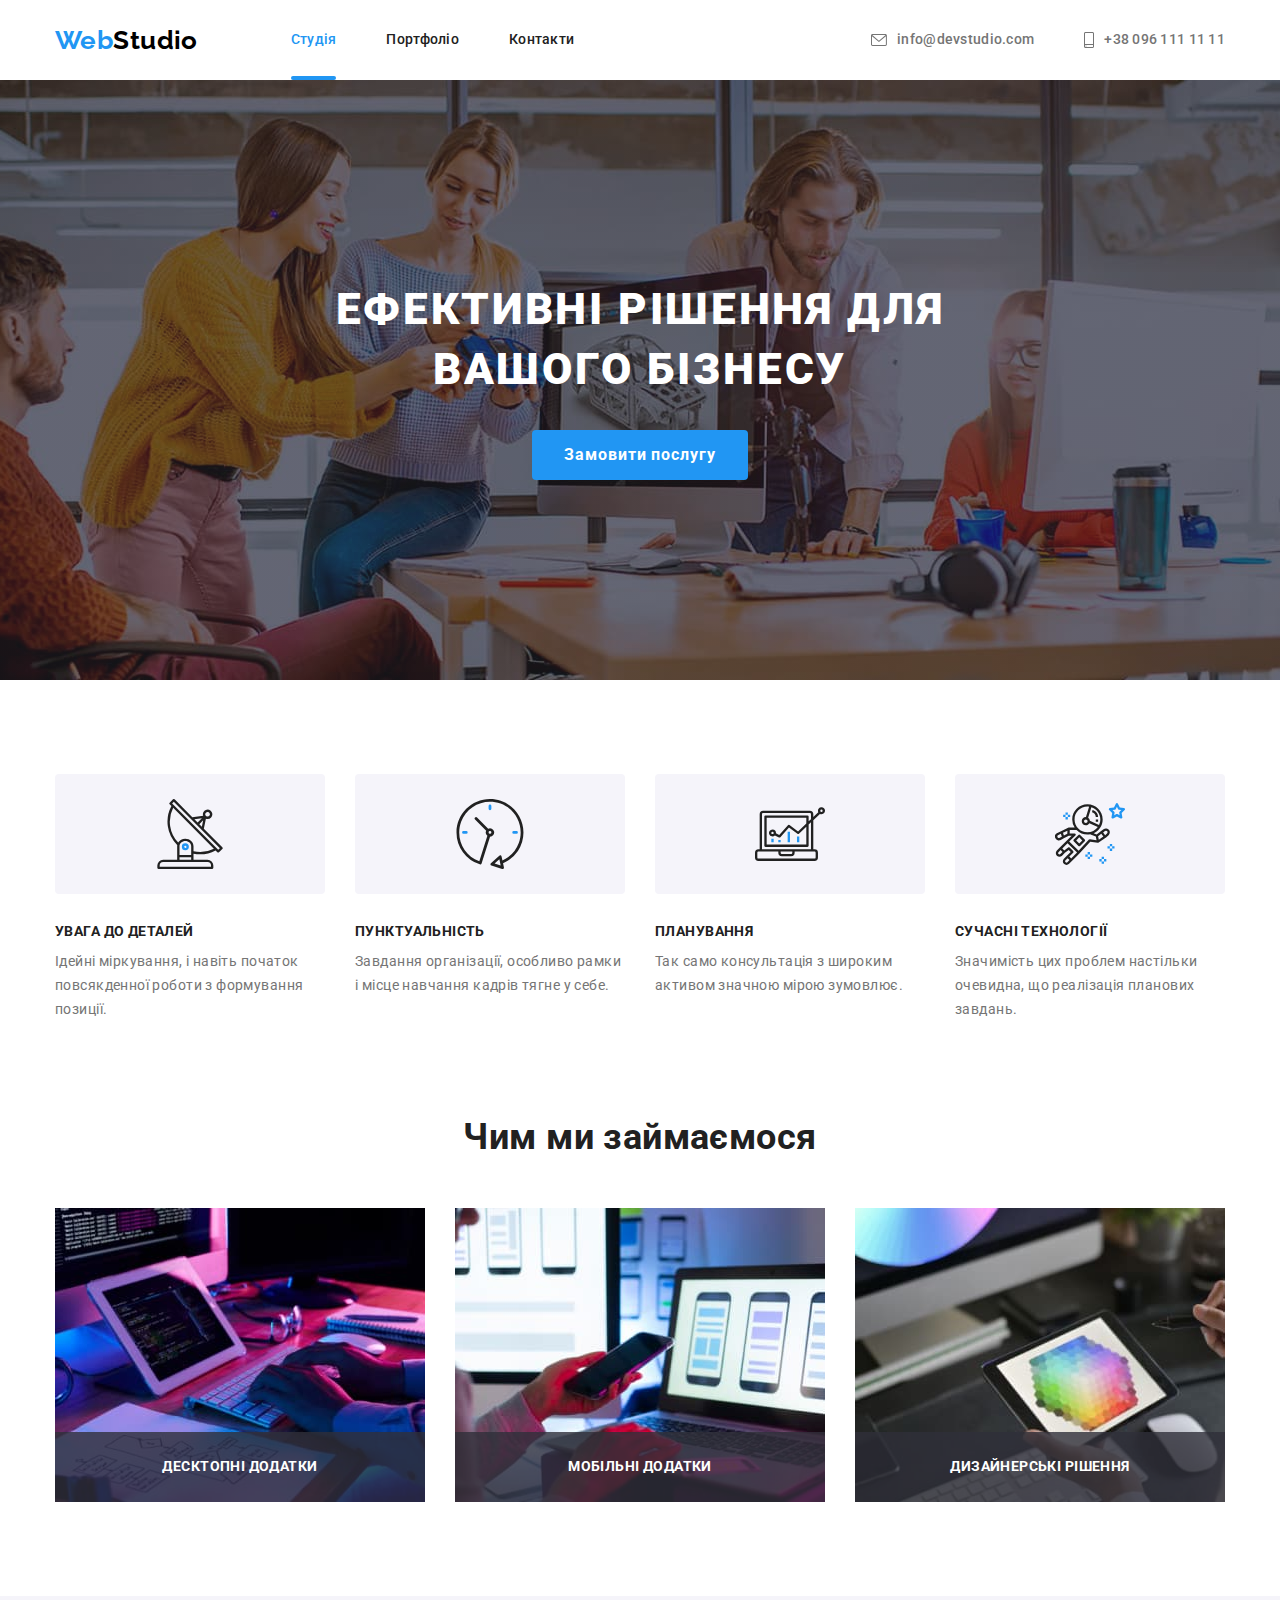
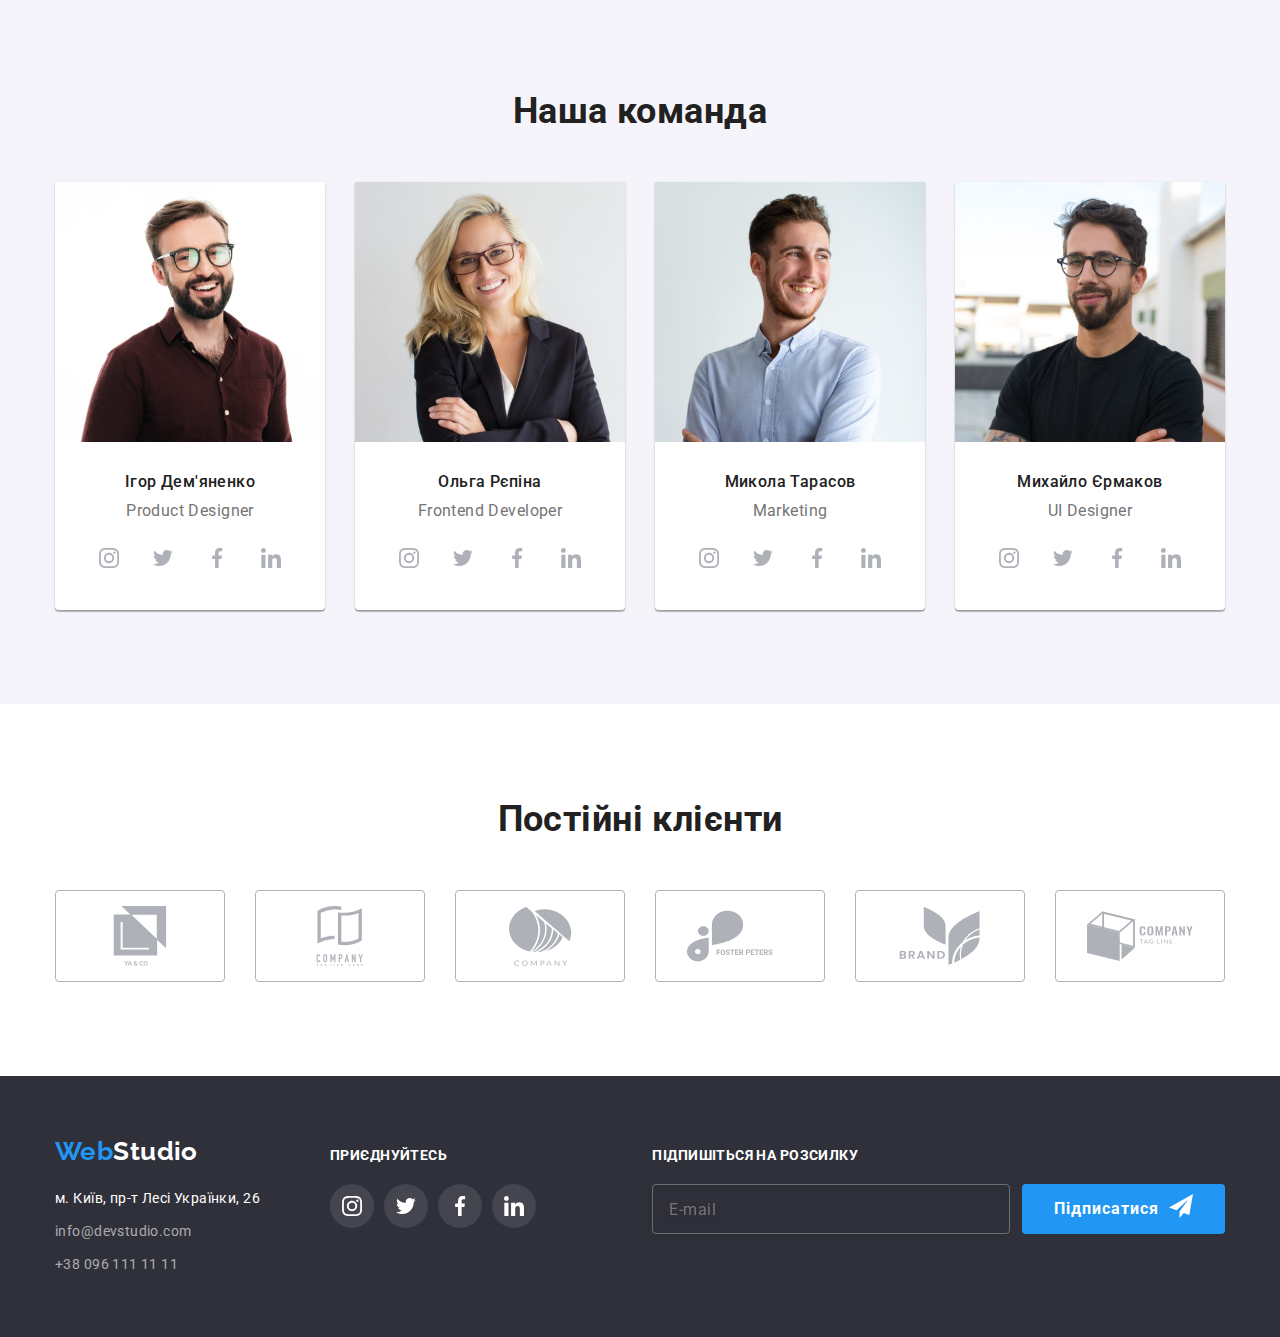
<file: index.html>
<!DOCTYPE html>
<html lang="uk">
  <head>
    <meta charset="UTF-8" />
    <meta http-equiv="X-UA-Compatible" content="IE=edge" />
    <meta name="viewport" content="width=device-width, initial-scale=1.0" />
    <title>WebStudio</title>
    <link
      rel="stylesheet"
      href="https://fonts.googleapis.com/css2?family=Raleway:wght@700&family=Roboto:wght@400;500;700;900&display=swap"
      rel="stylesheet"
    />
    <link
      rel="stylesheet"
      href="https://cdnjs.cloudflare.com/ajax/libs/modern-normalize/1.1.0/modern-normalize.min.css"
    />
    <link rel="stylesheet" href="./css/styles.css" />
  </head>
  <body>
    <header>
      <div class="container header-line">
        <a class="link" href="./index.html" lang="en">
          <span class="logo">Web</span><span class="logo-studioheader">Studio</span></a
        >
        <nav class="nav-site">
          <ul class="nav-list list">
            <li class="nav-list-item">
              <a href="./index.html" class="nav-link link current">Студія</a>
            </li>
            <li class="nav-list-item">
              <a href="./portfolio.html" class="nav-link link">Портфоліо</a>
            </li>
            <li class="nav-list-item"><a href="#" class="nav-link link">Контакти</a></li>
          </ul>
        </nav>

        <ul class="contacts list">
          <li class="item">
            <a href="mailto:info@devstudio.com" class="mail link">
              <svg class="mail-icon" width="16" height="12">
                <use href="./images/icons.svg#icon-post"></use>
              </svg>
              info@devstudio.com</a
            >
          </li>
          <li class="item">
            <a href="tel:+380961111111" class="tel link">
              <svg class="tel-icon" width="10" height="16">
                <use href="./images/icons.svg#icon-phone"></use>
              </svg>
              +38 096 111 11 11</a
            >
          </li>
        </ul>
      </div>
    </header>

    <main>
      <!-- Hero -->
      <section class="hero overlay">
        <div class="container">
          <h1 class="hero-title">Ефективні рішення для вашого бізнесу</h1>

          <button class="hero-btn" type="button" data-modal-open>Замовити послугу</button>
        </div>
      </section>

      <!-- Наші переваги -->
      <section class="features section">
        <div class="container">
          <h2 class="visually-hidden">Наші переваги</h2>
          <ul class="features-list list">
            <li class="features-item">
              <div class="features-box">
                <svg class="features-icon" width="70" height="70">
                  <use href="./images/icons.svg#icon-antenna"></use>
                </svg>
              </div>
              <h3 class="features-title">Увага до деталей</h3>
              <p class="features-text">
                Ідейні міркування, і навіть початок повсякденної роботи з формування позиції.
              </p>
            </li>
            <li class="features-item">
              <div class="features-box">
                <svg class="features-icon" width="70" height="70">
                  <use href="./images/icons.svg#icon-clock"></use>
                </svg>
              </div>
              <h3 class="features-title">Пунктуальність</h3>
              <p class="features-text">
                Завдання організації, особливо рамки і місце навчання кадрів тягне у себе.
              </p>
            </li>
            <li class="features-item">
              <div class="features-box">
                <svg class="features-icon" width="70" height="70">
                  <use href="./images/icons.svg#icon-laptop"></use>
                </svg>
              </div>
              <h3 class="features-title">Планування</h3>
              <p class="features-text">
                Так само консультація з широким активом значною мірою зумовлює.
              </p>
            </li>
            <li class="features-item">
              <div class="features-box">
                <svg class="features-icon" width="70" height="70">
                  <use href="./images/icons.svg#icon-astronaut"></use>
                </svg>
              </div>
              <h3 class="features-title">Сучасні технології</h3>
              <p class="features-text">
                Значимість цих проблем настільки очевидна, що реалізація планових завдань.
              </p>
            </li>
          </ul>
        </div>
      </section>

      <!-- Чим ми займаємося -->
      <section class="work section">
        <div class="container">
          <h2 class="title">Чим ми займаємося</h2>
          <ul class="work-list list">
            <li class="work-item">
              <img src="./images/site.jpg" alt="Створюємо сайти" width="370" height="294" />
              <p class="work-list-text">Десктопні додатки</p>
            </li>

            <li class="work-item">
              <img src="./images/app.jpg" alt="Створюємо додатки" width="370" height="294" />
              <p class="work-list-text">Мобільні додатки</p>
            </li>

            <li class="work-item">
              <img
                src="./images/color.jpg"
                alt="Підбираємо найкращий колір"
                width="370"
                height="294"
              />
              <p class="work-list-text">Дизайнерські рішення</p>
            </li>
          </ul>
        </div>
      </section>

      <!-- Команда -->
      <section class="team section">
        <div class="container">
          <h2 class="title">Наша команда</h2>
          <ul class="team-list list">
            <li class="team-card">
              <img src="./images/product-designer.jpg" alt="Дизайнер" width="270" height="260" />
              <div class="card">
                <h3 class="team-name">Ігор Дем'яненко</h3>
                <p class="team-job" lang="en">Product Designer</p>
                <ul class="team-soc-list list">
                  <li class="team-soc-item">
                    <a href="" class="team-soc-link link">
                      <svg class="team-soc-icon" width="20" height="20">
                        <use href="./images/icons.svg#icon-instagram"></use>
                      </svg>
                    </a>
                  </li>
                  <li class="team-soc-item">
                    <a href="" class="team-soc-link link">
                      <svg class="team-soc-icon" width="20" height="20">
                        <use href="./images/icons.svg#icon-twitter"></use>
                      </svg>
                    </a>
                  </li>
                  <li class="team-soc-item">
                    <a href="" class="team-soc-link link">
                      <svg class="team-soc-icon" width="20" height="20">
                        <use href="./images/icons.svg#icon-facebook"></use>
                      </svg>
                    </a>
                  </li>
                  <li class="team-soc-item">
                    <a href="" class="team-soc-link link">
                      <svg class="team-soc-icon" width="20" height="20">
                        <use href="./images/icons.svg#icon-linkedin"></use>
                      </svg>
                    </a>
                  </li>
                </ul>
              </div>
            </li>
            <li class="team-card">
              <img src="./images/frontend.jpg" alt="Фронтенд-розробник" width="270" height="260" />
              <div class="card">
                <h3 class="team-name">Ольга Рєпіна</h3>
                <p class="team-job" lang="en">Frontend Developer</p>
                <ul class="team-soc-list list">
                  <li class="team-soc-item">
                    <a href="" class="team-soc-link link">
                      <svg class="team-soc-icon" width="20" height="20">
                        <use href="./images/icons.svg#icon-instagram"></use>
                      </svg>
                    </a>
                  </li>
                  <li class="team-soc-item">
                    <a href="" class="team-soc-link link">
                      <svg class="team-soc-icon" width="20" height="20">
                        <use href="./images/icons.svg#icon-twitter"></use>
                      </svg>
                    </a>
                  </li>
                  <li class="team-soc-item">
                    <a href="" class="team-soc-link link">
                      <svg class="team-soc-icon" width="20" height="20">
                        <use href="./images/icons.svg#icon-facebook"></use>
                      </svg>
                    </a>
                  </li>
                  <li class="team-soc-item">
                    <a href="" class="team-soc-link link">
                      <svg class="team-soc-icon" width="20" height="20">
                        <use href="./images/icons.svg#icon-linkedin"></use>
                      </svg>
                    </a>
                  </li>
                </ul>
              </div>
            </li>
            <li class="team-card">
              <img src="./images/marketing.jpg" alt="Маркетолог" width="270" height="260" />
              <div class="card">
                <h3 class="team-name">Микола Тарасов</h3>
                <p class="team-job" lang="en">Marketing</p>
                <ul class="team-soc-list list">
                  <li class="team-soc-item">
                    <a href="" class="team-soc-link link">
                      <svg class="team-soc-icon" width="20" height="20">
                        <use href="./images/icons.svg#icon-instagram"></use>
                      </svg>
                    </a>
                  </li>
                  <li class="team-soc-item">
                    <a href="" class="team-soc-link link">
                      <svg class="team-soc-icon" width="20" height="20">
                        <use href="./images/icons.svg#icon-twitter"></use>
                      </svg>
                    </a>
                  </li>
                  <li class="team-soc-item">
                    <a href="" class="team-soc-link link">
                      <svg class="team-soc-icon" width="20" height="20">
                        <use href="./images/icons.svg#icon-facebook"></use>
                      </svg>
                    </a>
                  </li>
                  <li class="team-soc-item">
                    <a href="" class="team-soc-link link">
                      <svg class="team-soc-icon" width="20" height="20">
                        <use href="./images/icons.svg#icon-linkedin"></use>
                      </svg>
                    </a>
                  </li>
                </ul>
              </div>
            </li>
            <li class="team-card">
              <img
                src="./images/ui-designer.jpg"
                alt="Дизайнер інтерфейсу"
                width="270"
                height="260"
              />
              <div class="card">
                <h3 class="team-name">Михайло Єрмаков</h3>
                <p class="team-job" lang="en">UI Designer</p>
                <ul class="team-soc-list list">
                  <li class="team-soc-item">
                    <a href="" class="team-soc-link link">
                      <svg class="team-soc-icon" width="20" height="20">
                        <use href="./images/icons.svg#icon-instagram"></use>
                      </svg>
                    </a>
                  </li>
                  <li class="team-soc-item">
                    <a href="" class="team-soc-link link">
                      <svg class="team-soc-icon" width="20" height="20">
                        <use href="./images/icons.svg#icon-twitter"></use>
                      </svg>
                    </a>
                  </li>
                  <li class="team-soc-item">
                    <a href="" class="team-soc-link link">
                      <svg class="team-soc-icon" width="20" height="20">
                        <use href="./images/icons.svg#icon-facebook"></use>
                      </svg>
                    </a>
                  </li>
                  <li class="team-soc-item">
                    <a href="" class="team-soc-link link">
                      <svg class="team-soc-icon" width="20" height="20">
                        <use href="./images/icons.svg#icon-linkedin"></use>
                      </svg>
                    </a>
                  </li>
                </ul>
              </div>
            </li>
          </ul>
        </div>
      </section>

      <section class="clients section">
        <div class="container">
          <h2 class="title">Постійні клієнти</h2>
          <ul class="clients-list list">
            <li class="clients-item">
              <a href="" class="clients-link link">
                <svg class="clients-icon" width="106" height="60">
                  <use href="./images/icons.svg#icon-ya"></use>
                </svg>
              </a>
            </li>
            <li class="clients-item">
              <a href="" class="clients-link link">
                <svg class="clients-icon" width="106" height="60">
                  <use href="./images/icons.svg#icon-tagline"></use>
                </svg>
              </a>
            </li>
            <li class="clients-item">
              <a href="" class="clients-link link">
                <svg class="clients-icon" width="106" height="60">
                  <use href="./images/icons.svg#icon-company"></use>
                </svg>
              </a>
            </li>
            <li class="clients-item">
              <a href="" class="clients-link link">
                <svg class="clients-icon" width="106" height="60">
                  <use href="./images/icons.svg#icon-foster"></use>
                </svg>
              </a>
            </li>
            <li class="clients-item">
              <a href="" class="clients-link link">
                <svg class="clients-icon" width="106" height="60">
                  <use href="./images/icons.svg#icon-brand"></use>
                </svg>
              </a>
            </li>
            <li class="clients-item">
              <a href="" class="clients-link link">
                <svg class="clients-icon" width="106" height="60">
                  <use href="./images/icons.svg#icon-tag"></use>
                </svg>
              </a>
            </li>
          </ul>
        </div>
      </section>
    </main>

    <footer class="footer">
      <div class="container footer-cotainer">
        <div>
          <a class="footer-logo link" href="./index.html" lang="en">
            <span class="logo">Web</span><span class="logo-studiofooter">Studio</span>
          </a>

          <address class="address">
            <ul class="list">
              <li class="address-item">
                <a
                  class="google link"
                  href="https://goo.gl/maps/4ZTm1igQ9A5BLG9d9"
                  target="_blank"
                  rel="noopener noreferrer nofollow"
                  >м. Київ, пр-т Лесі Українки, 26</a
                >
              </li>
              <li class="address-item">
                <a class="mail-address link" href="mailto:info@devstudio.com">info@devstudio.com</a>
              </li>
              <li class="address-item">
                <a class="tel-address link" href="tel:+380961111111">+38 096 111 11 11</a>
              </li>
            </ul>
          </address>
        </div>

        <div class="subscribe-wrap">
          <p class="subscribe">Приєднуйтесь</p>
          <ul class="footer-soc-list list">
            <li class="footer-soc-item">
              <a href="" class="footer-soc-link link">
                <svg class="footer-soc-icon" width="20" height="20">
                  <use href="./images/icons.svg#icon-instagram"></use>
                </svg>
              </a>
            </li>
            <li class="footer-soc-item">
              <a href="" class="footer-soc-link link">
                <svg class="footer-soc-icon" width="20" height="20">
                  <use href="./images/icons.svg#icon-twitter"></use>
                </svg>
              </a>
            </li>
            <li class="footer-soc-item">
              <a href="" class="footer-soc-link link">
                <svg class="footer-soc-icon" width="20" height="20">
                  <use href="./images/icons.svg#icon-facebook"></use>
                </svg>
              </a>
            </li>
            <li class="footer-soc-item">
              <a href="" class="footer-soc-link link">
                <svg class="footer-soc-icon" width="20" height="20">
                  <use href="./images/icons.svg#icon-linkedin"></use>
                </svg>
              </a>
            </li>
          </ul>
        </div>

        <div class="send">
          <p class="subscribe">Підпишіться на розсилку</p>

          <form class="send-wrap">
            <label for="input-footer"></label>
            <input
              type="email"
              class="input-footer"
              placeholder="E-mail"
              name="email"
              id="input-footer"
            />

            <button type="submit" class="button-subscribe">
              Підписатися
              <svg class="send-icon" width="24" height="24">
                <use href="./images/icons.svg#icon-send"></use>
              </svg>
            </button>
          </form>
        </div>
      </div>
    </footer>

    <div class="backdrop is-hidden" data-modal>
      <div class="modal">
        <button type="button" class="modal-close" data-modal-close>
          <svg class="modal-close-icon" width="18" height="18">
            <use href="./images/icons.svg#icon-close"></use>
          </svg>
        </button>
        <p class="modal-title">Залиште свої дані, ми вам передзвонимо</p>
        <form class="modal-form">
          <div class="modal-field">
            <label for="user-name" class="input-label">Ім'я</label>
            <div class="input-wrap">
              <input
                type="text"
                name="user-name"
                class="modal-input"
                placeholder=" "
                required
                id="user-name"
              />

              <svg class="modal-input-icon" width="18" height="18">
                <use href="./images/icons.svg#icon-input-person"></use>
              </svg>
            </div>
          </div>

          <div class="modal-field">
            <label for="user-tel" class="input-label">Телефон</label>
            <div class="input-wrap">
              <input
                type="tel"
                name="user-tel"
                class="modal-input"
                placeholder=" "
                required
                id="user-tel"
              />

              <svg class="modal-input-icon" width="18" height="18">
                <use href="./images/icons.svg#icon-input-phone"></use>
              </svg>
            </div>
          </div>

          <div class="modal-field">
            <label for="user-email" class="input-label">Пошта</label>
            <div class="input-wrap">
              <input
                type="email"
                name="user-email"
                class="modal-input"
                placeholder=" "
                id="user-email"
              />

              <svg class="modal-input-icon" width="18" height="18">
                <use href="./images/icons.svg#icon-input-email"></use>
              </svg>
            </div>
          </div>

          <div class="modal-field-textarea">
            <label for="user-comment" class="input-label">Коментар</label>
            <textarea
              name="user-comment"
              id="user-comment"
              class="modal-comment"
              placeholder="Введіть текст"
            ></textarea>
          </div>

          <input
            class="checkbox-input visually-hidden"
            type="checkbox"
            name="mailing"
            id="mailing"
          />
          <label for="mailing" class="checkbox-text">
            <span>
              <svg class="checkbox-icon" width="16" height="15">
                <use href="./images/icons.svg#icon-vector"></use>
              </svg>
            </span>
            Погоджуюся з розсилкою та приймаю
            <a class="contract link" href="">Умови договору</a></label
          >

          <button type="submit" class="button-submit">Відправити</button>
        </form>
      </div>
    </div>
    <script src="./js/modal.js"></script>
  </body>
</html>
</file>
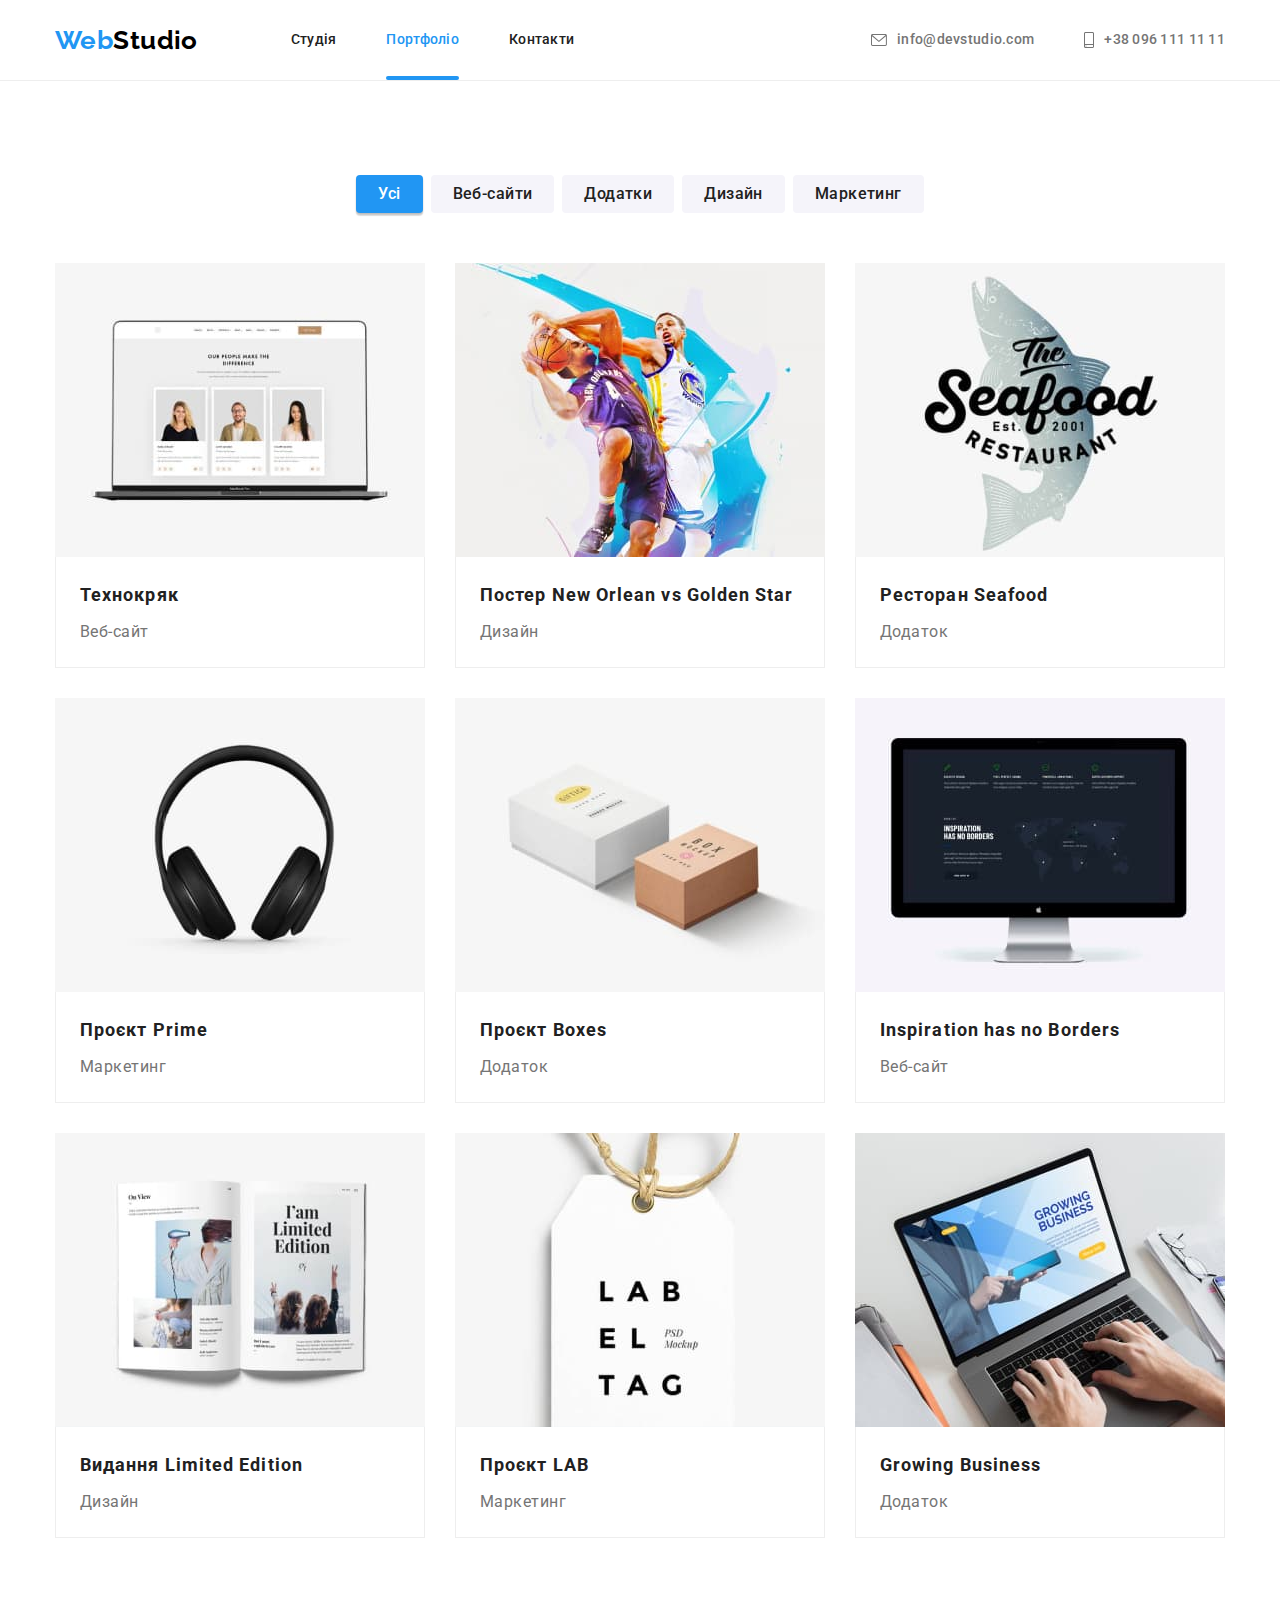
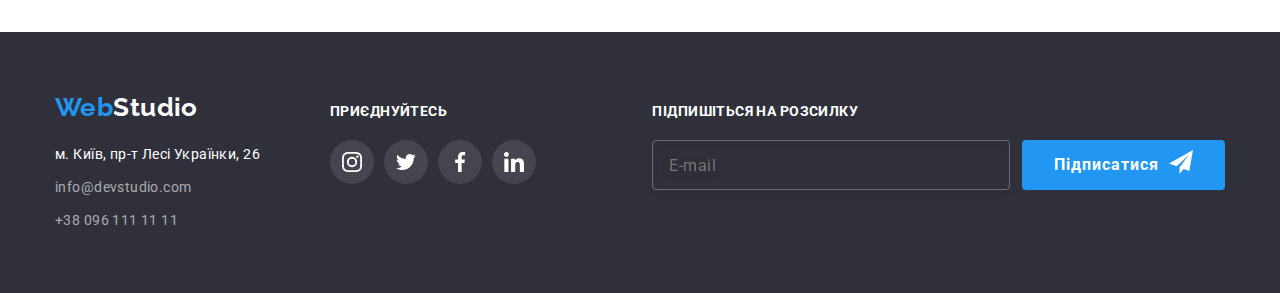
<file: portfolio.html>
<!DOCTYPE html>
<html lang="uk">
  <head>
    <meta charset="UTF-8" />
    <meta http-equiv="X-UA-Compatible" content="IE=edge" />
    <meta name="viewport" content="width=device-width, initial-scale=1.0" />
    <title>Portfolio</title>
    <link
      rel="stylesheet"
      href="https://fonts.googleapis.com/css2?family=Raleway:wght@700&family=Roboto:wght@400;500;700;900&display=swap"
      rel="stylesheet"
    />
    <link
      rel="stylesheet"
      href="https://cdnjs.cloudflare.com/ajax/libs/modern-normalize/1.1.0/modern-normalize.min.css"
    />
    <link rel="stylesheet" href="./css/styles.css" />
  </head>
  <body>
    <header class="header-border">
      <div class="container header-line">
        <a class="link" href="./index.html" lang="en">
          <span class="logo">Web</span><span class="logo-studioheader">Studio</span></a
        >
        <nav class="nav-site">
          <ul class="nav-list list">
            <li class="nav-list-item"><a href="./index.html" class="nav-link link">Студія</a></li>
            <li class="nav-list-item">
              <a href="./portfolio.html" class="nav-link link current">Портфоліо</a>
            </li>
            <li class="nav-list-item"><a href="#" class="nav-link link">Контакти</a></li>
          </ul>
        </nav>

        <ul class="contacts list">
          <li class="item">
            <a href="mailto:info@devstudio.com" class="mail link">
              <svg class="mail-icon" width="16" height="12">
                <use href="./images/icons.svg#icon-post"></use>
              </svg>
              info@devstudio.com</a
            >
          </li>
          <li class="item">
            <a href="tel:+380961111111" class="tel link">
              <svg class="tel-icon" width="10" height="16">
                <use href="./images/icons.svg#icon-phone"></use>
              </svg>
              +38 096 111 11 11</a
            >
          </li>
        </ul>
      </div>
    </header>

    <main>
      <section class="section">
        <div class="container">
          <h1 class="visually-hidden">Наші роботи</h1>
          <ul class="button-list list">
            <li><button class="button current" type="button">Усі</button></li>
            <li><button class="button" type="button">Веб-сайти</button></li>
            <li><button class="button" type="button">Додатки</button></li>
            <li><button class="button" type="button">Дизайн</button></li>
            <li><button class="button" type="button">Маркетинг</button></li>
          </ul>

          <ul class="working-list list">
            <li class="gallery-item">
              <a href="" class="gallery-link link">
                <div class="gallery-top-wrap">
                  <img src="./images/teсhno.jpg" alt="Веб-сайт" width="370" height="294" />
                  <p class="gallery-top-text">
                    Ресурс пропонує комплексні пропозиції з різним рівнем функціоналу та сервісів.
                    Все це дозволить відвідувачу отримати вичерпні відомості про компанію чи
                    приватну особу.
                  </p>
                </div>

                <div class="projects">
                  <h2 class="name-work">Технокряк</h2>
                  <p class="app">Веб-сайт</p>
                </div>
              </a>
            </li>
            <li class="gallery-item">
              <a href="" class="gallery-link link">
                <div class="gallery-top-wrap">
                  <img
                    src="./images/poster.jpg"
                    alt="Два баскетболіста борються за м'яч"
                    width="370"
                    height="294"
                  />
                  <p class="gallery-top-text">
                    Ресурс пропонує комплексні пропозиції з різним рівнем функціоналу та сервісів.
                    Все це дозволить відвідувачу отримати вичерпні відомості про компанію чи
                    приватну особу.
                  </p>
                </div>
                <div class="projects">
                  <h2 class="name-work">Постер New Orlean vs Golden Star</h2>
                  <p class="app">Дизайн</p>
                </div>
              </a>
            </li>
            <li class="gallery-item">
              <a href="" class="gallery-link link">
                <div class="gallery-top-wrap">
                  <img
                    src="./images/seafood.jpg"
                    alt="Емблема ресторану"
                    width="370"
                    height="294"
                  />
                  <p class="gallery-top-text">
                    Ресурс пропонує комплексні пропозиції з різним рівнем функціоналу та сервісів.
                    Все це дозволить відвідувачу отримати вичерпні відомості про компанію чи
                    приватну особу.
                  </p>
                </div>
                <div class="projects">
                  <h2 class="name-work">Ресторан Seafood</h2>
                  <p class="app">Додаток</p>
                </div>
              </a>
            </li>
            <li class="gallery-item">
              <a href="" class="gallery-link link">
                <div class="gallery-top-wrap">
                  <img src="./images/prime.jpg" alt="Навушники" width="370" height="294" />
                  <p class="gallery-top-text">
                    Ресурс пропонує комплексні пропозиції з різним рівнем функціоналу та сервісів.
                    Все це дозволить відвідувачу отримати вичерпні відомості про компанію чи
                    приватну особу.
                  </p>
                </div>
                <div class="projects">
                  <h2 class="name-work">Проєкт Prime</h2>
                  <p class="app">Маркетинг</p>
                </div>
              </a>
            </li>
            <li class="gallery-item">
              <a href="" class="gallery-link link">
                <div class="gallery-top-wrap">
                  <img
                    src="./images/boxes.jpg"
                    alt="Два бокса з написами"
                    width="370"
                    height="294"
                  />
                  <p class="gallery-top-text">
                    Ресурс пропонує комплексні пропозиції з різним рівнем функціоналу та сервісів.
                    Все це дозволить відвідувачу отримати вичерпні відомості про компанію чи
                    приватну особу.
                  </p>
                </div>
                <div class="projects">
                  <h2 class="name-work">Проєкт Boxes</h2>
                  <p class="app">Додаток</p>
                </div>
              </a>
            </li>
            <li class="gallery-item">
              <a href="" class="gallery-link link">
                <div class="gallery-top-wrap">
                  <img src="./images/inspiration.jpg" alt="Веб-сайт" width="370" height="294" />
                  <p class="gallery-top-text">
                    Ресурс пропонує комплексні пропозиції з різним рівнем функціоналу та сервісів.
                    Все це дозволить відвідувачу отримати вичерпні відомості про компанію чи
                    приватну особу.
                  </p>
                </div>
                <div class="projects">
                  <h2 class="name-work">Inspiration has no Borders</h2>
                  <p class="app">Веб-сайт</p>
                </div>
              </a>
            </li>
            <li class="gallery-item">
              <a href="" class="gallery-link link">
                <div class="gallery-top-wrap">
                  <img
                    src="./images/limited-edition.jpg"
                    alt="Розгорнутий журнал"
                    width="370"
                    height="294"
                  />
                  <p class="gallery-top-text">
                    Ресурс пропонує комплексні пропозиції з різним рівнем функціоналу та сервісів.
                    Все це дозволить відвідувачу отримати вичерпні відомості про компанію чи
                    приватну особу.
                  </p>
                </div>
                <div class="projects">
                  <h2 class="name-work">Видання Limited Edition</h2>
                  <p class="app">Дизайн</p>
                </div>
              </a>
            </li>
            <li class="gallery-item">
              <a href="" class="gallery-link link">
                <div class="gallery-top-wrap">
                  <img
                    src="./images/lab.jpg"
                    alt="Бірка з назвою проєкту"
                    width="370"
                    height="294"
                  />
                  <p class="gallery-top-text">
                    Ресурс пропонує комплексні пропозиції з різним рівнем функціоналу та сервісів.
                    Все це дозволить відвідувачу отримати вичерпні відомості про компанію чи
                    приватну особу.
                  </p>
                </div>
                <div class="projects">
                  <h2 class="name-work">Проєкт LAB</h2>
                  <p class="app">Маркетинг</p>
                </div>
              </a>
            </li>
            <li class="gallery-item">
              <a href="" class="gallery-link link">
                <div class="gallery-top-wrap">
                  <img src="./images/growing-business.jpg" alt="Додаток" width="370" height="294" />
                  <p class="gallery-top-text">
                    Ресурс пропонує комплексні пропозиції з різним рівнем функціоналу та сервісів.
                    Все це дозволить відвідувачу отримати вичерпні відомості про компанію чи
                    приватну особу.
                  </p>
                </div>
                <div class="projects">
                  <h2 class="name-work">Growing Business</h2>
                  <p class="app">Додаток</p>
                </div>
              </a>
            </li>
          </ul>
        </div>
      </section>
    </main>

    <footer class="footer">
      <div class="container footer-cotainer">
        <div>
          <a class="footer-logo link" href="./index.html" lang="en">
            <span class="logo">Web</span><span class="logo-studiofooter">Studio</span>
          </a>

          <address class="address">
            <ul class="list">
              <li class="address-item">
                <a
                  class="google link"
                  href="https://goo.gl/maps/4ZTm1igQ9A5BLG9d9"
                  target="_blank"
                  rel="noopener noreferrer nofollow"
                  >м. Київ, пр-т Лесі Українки, 26</a
                >
              </li>
              <li class="address-item">
                <a class="mail-address link" href="mailto:info@devstudio.com">info@devstudio.com</a>
              </li>
              <li class="address-item">
                <a class="tel-address link" href="tel:+380961111111">+38 096 111 11 11</a>
              </li>
            </ul>
          </address>
        </div>

        <div class="subscribe-wrap">
          <p class="subscribe">Приєднуйтесь</p>
          <ul class="footer-soc-list list">
            <li class="footer-soc-item">
              <a href="" class="footer-soc-link link">
                <svg class="footer-soc-icon" width="20" height="20">
                  <use href="./images/icons.svg#icon-instagram"></use>
                </svg>
              </a>
            </li>
            <li class="footer-soc-item">
              <a href="" class="footer-soc-link link">
                <svg class="footer-soc-icon" width="20" height="20">
                  <use href="./images/icons.svg#icon-twitter"></use>
                </svg>
              </a>
            </li>
            <li class="footer-soc-item">
              <a href="" class="footer-soc-link link">
                <svg class="footer-soc-icon" width="20" height="20">
                  <use href="./images/icons.svg#icon-facebook"></use>
                </svg>
              </a>
            </li>
            <li class="footer-soc-item">
              <a href="" class="footer-soc-link link">
                <svg class="footer-soc-icon" width="20" height="20">
                  <use href="./images/icons.svg#icon-linkedin"></use>
                </svg>
              </a>
            </li>
          </ul>
        </div>

        <div class="send">
          <p class="subscribe">Підпишіться на розсилку</p>

          <div class="send-wrap">
            <label for="input-footer"></label>
            <input
              type="email"
              placeholder="E-mail"
              class="input-footer"
              name="email"
              id="input-footer"
            />

            <button type="submit" class="button-subscribe">
              Підписатися
              <svg class="send-icon" width="24" height="24">
                <use href="./images/icons.svg#icon-send"></use>
              </svg>
            </button>
          </div>
        </div>
      </div>
    </footer>
  </body>
</html>
</file>
<file: css/styles.css>
:root {
  --acctnt-color: #2196f3;
  --logo-studio-header-color: #000000;
  --title-black-color: #212121;
  --contacts-features-text-color: #757575;
  --hero-studio-footer-text-color: #ffffff;
  --hero-bcg-color-footer: #2f303a;
  --hero-button-active: #188ce8;
  --features-bcg-color: #f5f5f5;
  --team-bcg-color: #f5f4fa;
  --footer-contacts-color: rgba(255, 255, 255, 0.6);
  --border: #eeeeee;
  --soc-color: #afb1b8;
  --bcg-soc-footer: rgba(255, 255, 255, 0.1);
  --bcg-overflow: rgba(33, 150, 243, 0.9);
  --backdrop: rgba(0, 0, 0, 0.2);
  --modal-border: rgba(0, 0, 0, 0.1);
  --work-bcg-text: rgba(47, 48, 58, 0.8);
  --timing-function: cubic-bezier(0.4, 0, 0.2, 1);
  --border-modal-input: rgba(33, 33, 33, 0.2);
  --placeholder-color: rgba(117, 117, 117, 0.5);
  --border-input-footer: rgba(255, 255, 255, 0.3);
}

body {
  font-family: Roboto, sans-serif;
  background-color: var(--hero-studio-footer-text-color);
  color: var(--title-black-color);
  font-size: 14px;
  letter-spacing: 0.03em;
}

h1,
h2,
h3,
h4,
h5,
h6,
p {
  margin: 0;
}

img {
  display: block;
  max-width: 100%;
  height: auto;
}

button {
  display: block;
  cursor: pointer;
  border: none;
  border-radius: 4px;
}

.address {
  font-style: normal;
}

.list {
  padding: 0;
  margin: 0;

  list-style: none;
}

.link {
  text-decoration: none;
}

.section {
  padding-top: 94px;
  padding-bottom: 94px;
}

.container {
  width: 1200px;
  padding-left: 15px;
  padding-right: 15px;
  margin-left: auto;
  margin-right: auto;
}

/* header */

.header-border {
  border-bottom: 1px solid var(--border);
}

.header-line {
  display: flex;
  align-items: center;
}

.logo {
  color: var(--acctnt-color);
  font-family: Raleway, sans-serif;
  font-weight: 700;
  font-size: 26px;
  line-height: 1.19;
}

.logo-studioheader {
  color: var(--logo-studio-header-color);
  font-family: Raleway, sans-serif;
  font-weight: 700;
  font-size: 26px;
  line-height: 1.19;
}

.nav-site {
  margin-left: 93px;
}

.nav-list {
  display: flex;
  gap: 50px;
}

.nav-link {
  display: block;
  padding-top: 32px;
  padding-bottom: 32px;

  color: inherit;
  font-weight: 500;
  line-height: 1.14;
  letter-spacing: 0.02em;
  transition: color 250ms var(--timing-function);

  position: relative;
}

.nav-link.current::after {
  content: '';

  position: absolute;
  bottom: 0;

  display: block;
  width: 100%;
  height: 4px;
  background-color: var(--acctnt-color);
  border-radius: 2px;
}

.contacts {
  display: flex;
  margin-left: auto;
}

.contacts .item:not(:last-child) {
  margin-right: 50px;
}

.nav-link:hover,
.nav-link:focus,
.current,
.mail:hover,
.mail:focus,
.tel:hover,
.tel:focus {
  color: var(--acctnt-color);
}

.mail,
.tel {
  padding-top: 32px;
  padding-bottom: 32px;

  color: var(--contacts-features-text-color);
  font-weight: 500;
  line-height: 1.14;
  letter-spacing: 0.02em;
  display: flex;
  align-items: center;
  transition: color 250ms var(--timing-function);
}

.mail-icon {
  margin-right: 10px;
  fill: currentColor;
}

.tel-icon {
  margin-right: 10px;
  fill: currentColor;
}

/* Герой */

.hero {
  padding-top: 200px;
  padding-bottom: 200px;

  background-color: var(--hero-bcg-color-footer);
  text-align: center;
}

.overlay {
  max-width: 1600px;
  height: 600px;
  margin-left: auto;
  margin-right: auto;
  background-color: var(--hero-bcg-color-footer);
  background-image: linear-gradient(to right, rgba(47, 48, 58, 0.4), rgba(47, 48, 58, 0.4)),
    url('../images/hero.jpg');
  background-repeat: no-repeat;
  background-position: center;
  background-size: cover;
}

.hero-title {
  width: 696px;
  margin: 0 auto;
  margin-bottom: 30px;

  color: var(--hero-studio-footer-text-color);

  font-weight: 900;
  font-size: 44px;
  line-height: 1.36;
  letter-spacing: 0.06em;
  text-transform: uppercase;
}

.hero-btn {
  padding: 10px 32px;
  margin: 0 auto;

  background-color: var(--acctnt-color);
  color: var(--hero-studio-footer-text-color);
  font-family: inherit;
  font-weight: 700;
  font-size: 16px;
  line-height: 1.88;
  letter-spacing: 0.06em;
  transition: background-color 250ms var(--timing-function);
}

.hero-btn:hover,
.hero-btn:focus {
  background-color: var(--hero-button-active);
}

/* Наші переваги */

.visually-hidden {
  position: absolute;
  width: 1px;
  height: 1px;
  margin: -1px;
  border: 0;
  padding: 0;

  white-space: nowrap;
  clip-path: inset(100%);
  clip: rect(0 0 0 0);
  overflow: hidden;
}

.features-list {
  display: flex;
  gap: 30px;
}

.features-box {
  display: flex;
  align-items: center;
  justify-content: center;
  width: 270px;
  height: 120px;
  margin-bottom: 30px;
  border-radius: 4px;
  background-color: var(--team-bcg-color);
}

.features-title {
  margin-bottom: 10px;

  font-size: 14px;
  font-weight: 700;
  line-height: 1.14;
  text-transform: uppercase;
}

.features-text {
  color: var(--contacts-features-text-color);
  line-height: 1.71;
}

/* Чим ми займаємося*/

.work {
  padding-top: 0;
}

.title {
  margin-bottom: 50px;

  font-weight: 700;
  font-size: 36px;
  line-height: 1.17;
  text-align: center;
}

.work-list {
  display: flex;
  gap: 30px;
}

.work-item {
  position: relative;
}

.work-list-text {
  position: absolute;
  bottom: 0;

  width: 370px;
  height: 70px;
  color: var(--hero-studio-footer-text-color);
  background-color: var(--work-bcg-text);
  font-weight: 700;
  line-height: 1.14;
  text-transform: uppercase;
  display: flex;
  align-items: center;
  justify-content: center;
}

/* Команда */
.team {
  background-color: var(--team-bcg-color);
}

.team-list {
  display: flex;
  gap: 30px;
}
.team-card {
  box-shadow: 0px 1px 3px rgba(0, 0, 0, 0.12), 0px 1px 1px rgba(0, 0, 0, 0.14),
    0px 2px 1px rgba(0, 0, 0, 0.2);
  border-radius: 0px 0px 4px 4px;
  background-color: var(--hero-studio-footer-text-color);
}

.card {
  padding: 30px 0;
}

.team-name {
  margin-bottom: 10px;

  font-weight: 500;
  font-size: 16px;
  line-height: 1.19;
  text-align: center;
}

.team-job {
  margin-bottom: 16px;

  color: var(--contacts-features-text-color);
  font-size: 16px;
  line-height: 1.19;
  text-align: center;
}

.team-soc-list {
  display: flex;
  justify-content: center;
  gap: 10px;
}

.team-soc-item {
  width: 44px;
  height: 44px;
}

.team-soc-link {
  width: 100%;
  height: 100%;
  border-radius: 50%;
  display: flex;
  align-items: center;
  justify-content: center;
  color: var(--soc-color);
  transition: color 250ms var(--timing-function), background-color 250ms var(--timing-function);
}

.team-soc-icon {
  fill: currentColor;
}

.team-soc-link:hover,
.team-soc-link:focus {
  background-color: var(--acctnt-color);
  color: var(--hero-studio-footer-text-color);
}

/* ---------НАШІ КЛІЄНТИ--------- */

.clients-list {
  display: flex;
  gap: 30px;
}

.clients-item {
  width: calc((100% - 150px) / 6);
  height: 92px;
}
.clients-link {
  width: 100%;
  height: 100%;
  border: 1px solid currentColor;
  border-radius: 4px;
  display: flex;
  align-items: center;
  justify-content: center;
  color: var(--soc-color);
  transition: color 250ms var(--timing-function);
}

.clients-icon {
  fill: currentColor;
}

.clients-link:hover,
.clients-link:focus {
  color: var(--acctnt-color);
}

/* Footer */

.footer {
  padding-top: 60px;
  padding-bottom: 60px;

  background-color: var(--hero-bcg-color-footer);
}

.footer-cotainer {
  display: flex;
  align-items: baseline;
}

.footer-logo {
  display: inline-block;
  margin-bottom: 20px;
}

.logo-studiofooter {
  color: var(--hero-studio-footer-text-color);

  font-family: Raleway, sans-serif;
  font-weight: 700;
  font-size: 26px;
  line-height: 1.19;
}

.address-item:not(:last-child) {
  margin-bottom: 9px;
}

.google {
  display: inline-block;

  color: var(--hero-studio-footer-text-color);
  line-height: 1.71;
  transition: color 250ms var(--timing-function);
}

.mail-address,
.tel-address {
  display: inline-block;

  color: var(--footer-contacts-color);
  line-height: 1.71;
  transition: color 250ms var(--timing-function);
}

.google:hover,
.google:focus,
.mail-address:hover,
.mail-address:focus,
.tel-address:hover,
.tel-address:focus {
  color: var(--acctnt-color);
}

.subscribe-wrap {
  margin-left: 70px;
  margin-right: auto;
}

.subscribe {
  color: var(--hero-studio-footer-text-color);
  font-weight: 700;
  line-height: 1.14;
  text-transform: uppercase;
  margin-bottom: 20px;
}

.footer-soc-list {
  display: flex;
  justify-content: center;
  gap: 10px;
}

.footer-soc-item {
  width: 44px;
  height: 44px;
}

.footer-soc-link {
  width: 100%;
  height: 100%;
  border-radius: 50%;
  display: flex;
  align-items: center;
  justify-content: center;
  background-color: var(--bcg-soc-footer);
  color: var(--hero-studio-footer-text-color);
  transition: background-color 250ms var(--timing-function);
}

.footer-soc-icon {
  fill: currentColor;
}

.footer-soc-link:hover,
.footer-soc-link:focus {
  background-color: var(--acctnt-color);
}

.send-wrap {
  display: flex;
}

.input-footer {
  width: 358px;
  height: 50px;
  padding: 15px 16px;
  margin-right: 12px;

  border: 1px solid var(--border-input-footer);
  filter: drop-shadow(0px 4px 4px rgba(0, 0, 0, 0.15));
  border-radius: 4px;
  background-color: transparent;

  font-size: 16px;
  line-height: 1.25;
  letter-spacing: 0.03em;
  color: var(--footer-contacts-color);
}

.button-subscribe {
  display: flex;
  padding: 10px 32px;

  background-color: var(--acctnt-color);
  color: var(--hero-studio-footer-text-color);
  font-family: inherit;
  font-weight: 700;
  font-size: 16px;
  line-height: 1.88;
  letter-spacing: 0.06em;
}

.send-icon {
  margin-left: 10px;
  fill: currentColor;
}

---------------------------/* ПОРТФОЛІО */----------------

.button-list {
  display: flex;
  flex-wrap: wrap;
  gap: 8px;
  justify-content: center;
  margin-bottom: 50px;
}

.button-list {
  display: flex;
  flex-wrap: wrap;
  gap: 8px;
  justify-content: center;
  margin-bottom: 50px;
}

.button {
  padding: 6px 22px;

  background-color: var(--team-bcg-color);
  color: inherit;
  font-family: inherit;
  font-weight: 500;
  font-size: 16px;
  line-height: 1.62;
  letter-spacing: inherit;
  transition: color 250ms var(--timing-function), background-color 250ms var(--timing-function),
    box-shadow 250ms var(--timing-function);
}

.button.current,
.button:hover,
.button:focus {
  background-color: var(--acctnt-color);
  color: var(--hero-studio-footer-text-color);
  box-shadow: 0px 3px 1px rgba(0, 0, 0, 0.1), 0px 1px 2px rgba(0, 0, 0, 0.08),
    0px 2px 2px rgba(0, 0, 0, 0.12);
}

.working-list {
  display: flex;
  flex-wrap: wrap;
  gap: 30px;
}

.gallery-item {
  width: calc((100% - 60px) / 3);
}

.gallery-link {
  display: block;
  transition: box-shadow 250ms var(--timing-function);
}

.gallery-link:hover,
.gallery-link:focus {
  box-shadow: 0px 1px 1px rgba(0, 0, 0, 0.12), 0px 4px 4px rgba(0, 0, 0, 0.06),
    1px 4px 6px rgba(0, 0, 0, 0.16);
}

.gallery-top-wrap {
  position: relative;
  overflow: hidden;
}

.gallery-top-text {
  position: absolute;

  top: 0;
  padding: 63px 24px;
  color: var(--hero-studio-footer-text-color);
  background-color: var(--bcg-overflow);
  font-weight: 400;
  font-size: 18px;
  line-height: 1.56;
  height: 100%;
  transform: translateY(100%);
  transition: transform 250ms var(--timing-function);
}

.gallery-link:hover .gallery-top-text,
.gallery-link:focus .gallery-top-text {
  transform: translateY(0);
}

.projects {
  padding: 20px 24px;
  border-left: 1px solid var(--border);
  border-right: 1px solid var(--border);
  border-bottom: 1px solid var(--border);
}

.name-work {
  margin-bottom: 4px;

  color: var(--title-black-color);
  font-weight: 700;
  font-size: 18px;
  line-height: 2;
  letter-spacing: 0.06em;
}

.app {
  color: var(--contacts-features-text-color);
  font-weight: 400;
  font-size: 16px;
  line-height: 1.88;
  letter-spacing: 0.03em;
}

.backdrop {
  position: fixed;
  top: 0;

  width: 100%;
  height: 100%;
  background-color: var(--backdrop);
  transition: opacity 250ms var(--timing-function), visibility 250ms var(--timing-function);
}

.modal {
  position: absolute;
  top: 50%;
  left: 50%;
  transform: translate(-50%, -50%);
  padding: 40px;

  width: 528px;
  height: 581px;
  background-color: var(--hero-studio-footer-text-color);
  box-shadow: 0px 1px 3px rgba(0, 0, 0, 0.12), 0px 1px 1px rgba(0, 0, 0, 0.14),
    0px 2px 1px rgba(0, 0, 0, 0.2);
  border-radius: 4px;
  transform: translate(-50%, -50%) scaleX(1);
  transition: transform 250ms var(--timing-function);
}

.modal-close {
  position: absolute;
  top: 8px;
  right: 8px;

  width: 30px;
  height: 30px;
  background-color: transparent;
  border: 1px solid var(--modal-border);
  border-radius: 50%;
  display: flex;
  align-items: center;
  justify-content: center;
  transition: fill 250ms var(--timing-function);
}

.modal-close:hover {
  fill: var(--acctnt-color);
}

.is-hidden {
  opacity: 0;
  visibility: hidden;
  pointer-events: none;
}

.is-hidden .modal {
  transform: translate(-50%, -50%) scaleX(0);
}

.modal-title {
  font-weight: 700;
  font-size: 20px;
  line-height: 1.15;
  text-align: center;

  color: var(--title-black-color);

  margin-bottom: 12px;
}

.modal-field {
  margin-bottom: 10px;
}

.input-label {
  display: block;
  margin-bottom: 4px;

  font-family: 'Roboto';
  font-style: normal;
  font-weight: 400;
  font-size: 12px;
  line-height: 1.17;
  letter-spacing: 0.01em;

  color: var(--contacts-features-text-color);
}

.input-wrap {
  position: relative;
}

.modal-input-icon {
  position: absolute;
  left: 12px;
  top: 50%;
  transform: translateY(-50%);
  transition: fill 250ms var(--timing-function);
}

.modal-input {
  width: 100%;
  height: 40px;
  border: 1px solid var(--border-modal-input);
  border-radius: 4px;
  padding-left: 42px;
  outline: transparent;
  cursor: pointer;
  transition: border-color 250ms var(--timing-function);
}

.modal-input:focus,
.modal-comment:focus {
  border-color: var(--acctnt-color);
}

.modal-input:focus + .modal-input-icon {
  fill: var(--acctnt-color);
}

.modal-field-textarea {
  margin-bottom: 20px;
}

.modal-comment {
  width: 100%;
  height: 120px;
  border: 1px solid var(--border-modal-input);
  border-radius: 4px;
  padding: 12px 16px;
  outline: transparent;
  resize: none;
  cursor: pointer;
  transition: border-color 250ms var(--timing-function);
}

.modal-comment::placeholder {
  font-size: 12px;
  line-height: 1.17;
  letter-spacing: 0.01em;

  color: var(--placeholder-color);
}

.checkbox-text {
  line-height: 1.71;
  color: var(--contacts-features-text-color);
  display: flex;
  align-items: center;
  justify-content: center;
  gap: 7px;
}

.checkbox-text span {
  width: 16px;
  height: 15px;
  border: 2px solid var(--logo-studio-header-color);
  border-radius: 2px;
  margin-right: 8px;
  display: flex;
  align-items: center;
  justify-content: center;
  fill: transparent;
  transition: background-color 250ms var(--timing-function), fill 250ms var(--timing-function),
    border-color 250ms var(--timing-function);
}

.checkbox-input:checked + .checkbox-text span {
  background-color: var(--acctnt-color);
  fill: var(--hero-studio-footer-text-color);
  border-color: transparent;
}

.checkbox-input:focus + .checkbox-text span {
  border-color: var(--acctnt-color);
}

.contract {
  color: var(--acctnt-color);
  text-decoration: underline;
}

.button-submit {
  padding: 10px 32px;
  margin: 0 auto;
  margin-top: 30px;

  background-color: var(--acctnt-color);
  color: var(--hero-studio-footer-text-color);
  font-family: inherit;
  font-weight: 700;
  font-size: 16px;
  line-height: 1.88;
  letter-spacing: 0.06em;
}
</file>
